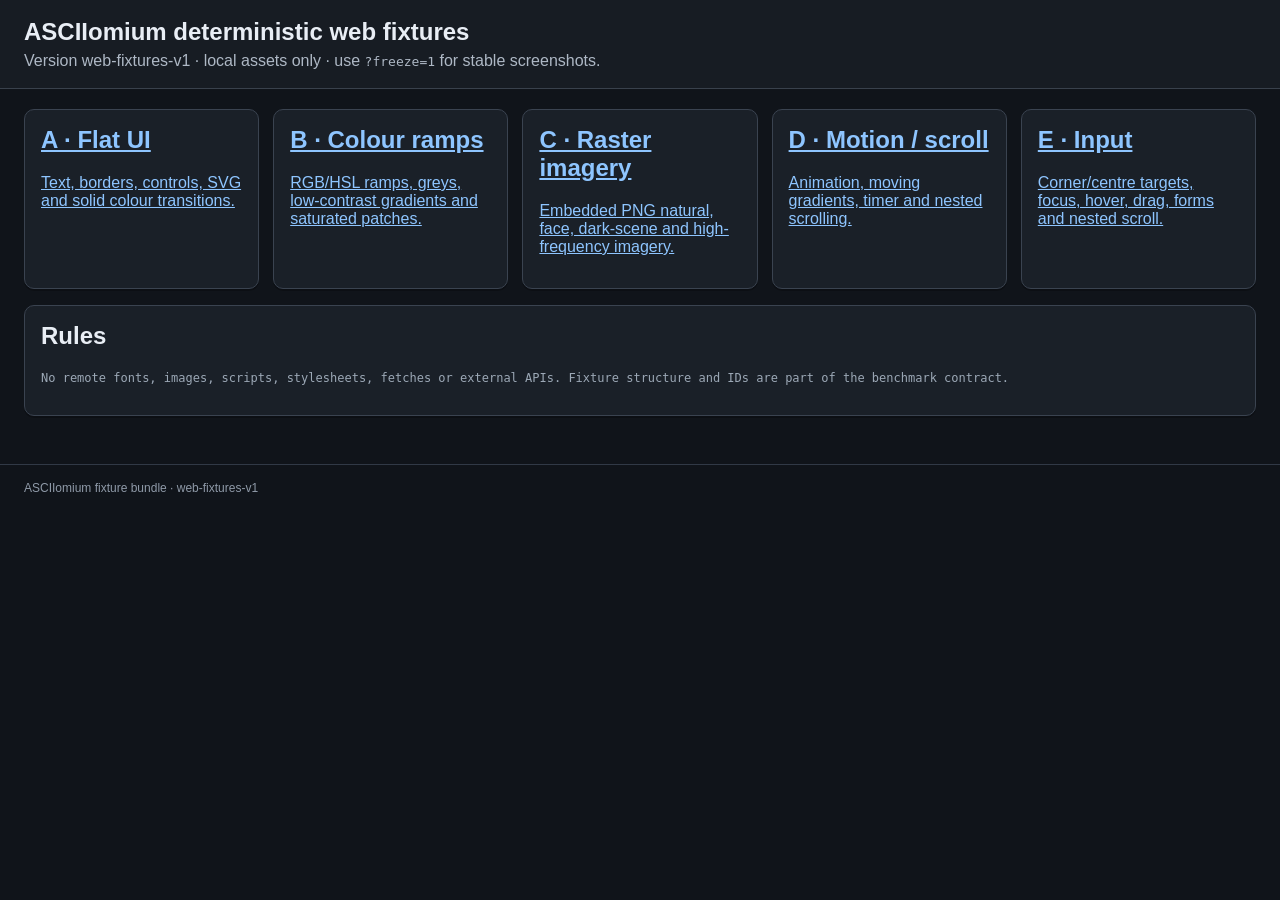
<file: fixtures/web/index.html>
<!doctype html>
<html lang="en"><head><meta charset="utf-8"><meta name="viewport" content="width=device-width,initial-scale=1"><title>ASCIIomium fixture index</title><link rel="stylesheet" href="common.css"><script defer src="common.js"></script></head>
<body data-fixture="index"><header><h1>ASCIIomium deterministic web fixtures</h1><p>Version web-fixtures-v1 · local assets only · use <code>?freeze=1</code> for stable screenshots.</p></header><main>
<div class="fixture-grid">
<a class="card" id="fixture-flat-link" data-fixture-link="flat-ui" href="flat-ui.html"><h2>A · Flat UI</h2><p>Text, borders, controls, SVG and solid colour transitions.</p></a>
<a class="card" id="fixture-ramp-link" data-fixture-link="colour-ramps" href="colour-ramps.html"><h2>B · Colour ramps</h2><p>RGB/HSL ramps, greys, low-contrast gradients and saturated patches.</p></a>
<a class="card" id="fixture-raster-link" data-fixture-link="raster-imagery" href="raster-imagery.html"><h2>C · Raster imagery</h2><p>Embedded PNG natural, face, dark-scene and high-frequency imagery.</p></a>
<a class="card" id="fixture-motion-link" data-fixture-link="motion-scroll" href="motion-scroll.html"><h2>D · Motion / scroll</h2><p>Animation, moving gradients, timer and nested scrolling.</p></a>
<a class="card" id="fixture-input-link" data-fixture-link="input-focus" href="input-focus.html"><h2>E · Input</h2><p>Corner/centre targets, focus, hover, drag, forms and nested scroll.</p></a>
</div>
<section class="card" style="margin-top:16px"><h2>Rules</h2><p class="meta">No remote fonts, images, scripts, stylesheets, fetches or external APIs. Fixture structure and IDs are part of the benchmark contract.</p></section>
</main><footer>ASCIIomium fixture bundle · web-fixtures-v1</footer></body></html>
</file>
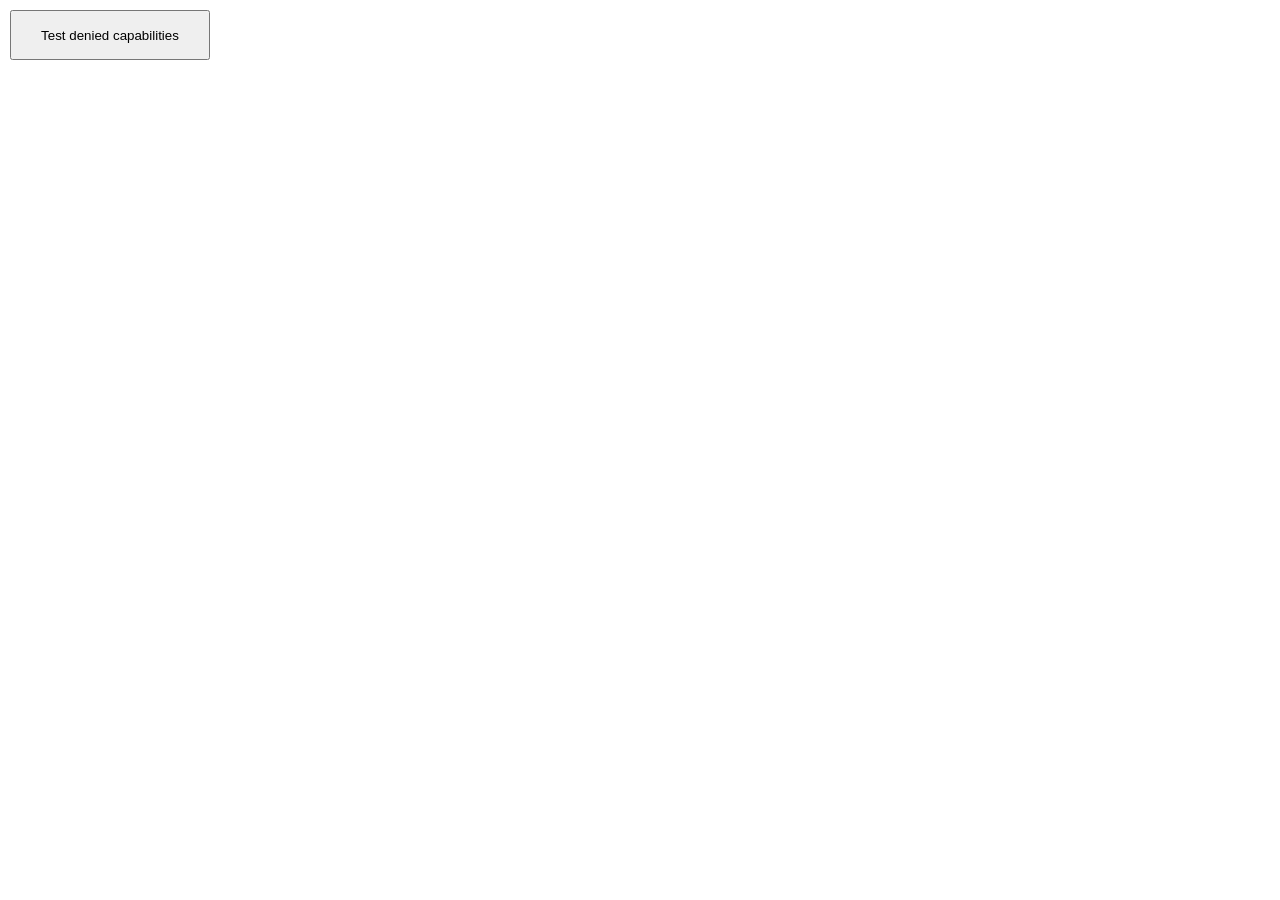
<file: fixtures/runtime/policies.html>
<!doctype html><meta charset="utf-8"><title>READY:policies</title>
<style>body{margin:0}button{position:absolute;left:10px;top:10px;width:200px;height:50px}</style>
<button id="probe">Test denied capabilities</button>
<script>
document.getElementById('probe').onclick = async () => {
  try {
    const popup = window.open('/popup', '_blank');
    const notification = Notification.requestPermission().then(x => x === 'denied');
    const geolocation = new Promise(resolve => navigator.geolocation.getCurrentPosition(
      () => resolve(false), error => resolve(error.code === 1), {timeout:5000}));
    const media = navigator.mediaDevices.getUserMedia({audio:true,video:true}).then(stream => {
      stream.getTracks().forEach(track => track.stop()); return false;
    }, error => error.name === 'NotAllowedError');
    const results = await Promise.all([notification, geolocation, media]);
    document.title = (popup === null && results.every(Boolean) ? 'PASS:' : 'FAIL:') + 'policies';
  } catch { document.title = 'FAIL:policies-exception'; }
};
</script>
</file>
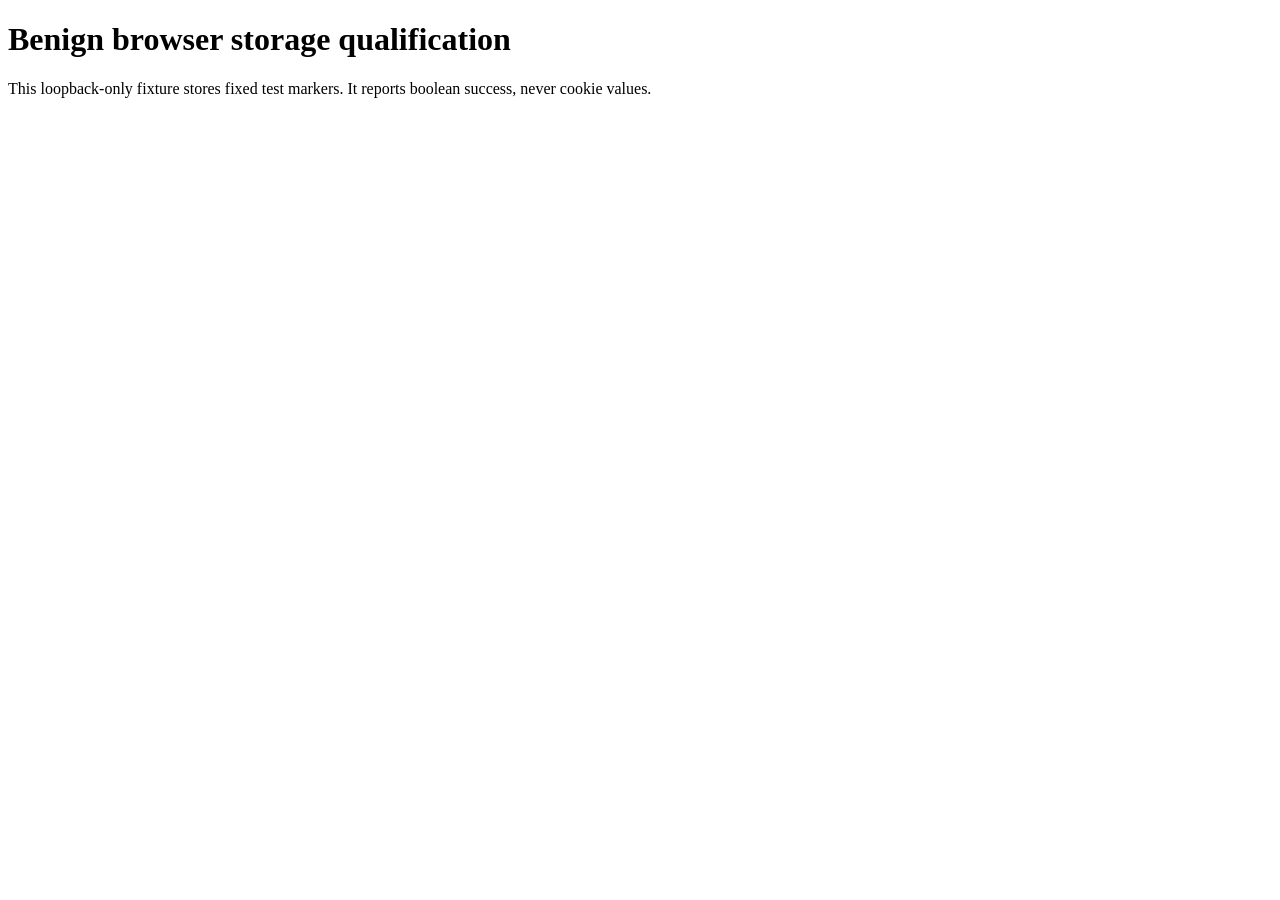
<file: fixtures/runtime/storage.html>
<!doctype html><meta charset="utf-8"><title>WAIT:storage</title>
<h1>Benign browser storage qualification</h1>
<p>This loopback-only fixture stores fixed test markers. It reports boolean success, never cookie values.</p>
<script>
(async () => {
  const mode = new URL(location.href).searchParams.get('mode');
  const value = 'asciiomium-benign-v1';
  const db = await new Promise((resolve, reject) => {
    const request = indexedDB.open('asciiomium-qualification', 1);
    request.onupgradeneeded = () => request.result.createObjectStore('markers');
    request.onsuccess = () => resolve(request.result);
    request.onerror = () => reject(request.error);
  });
  function stored(write) {
    return new Promise((resolve, reject) => {
      const transaction = db.transaction('markers', write ? 'readwrite' : 'readonly');
      const store = transaction.objectStore('markers');
      const request = write ? store.put(value, 'marker') : store.get('marker');
      let result;
      request.onsuccess = () => { result = request.result; };
      transaction.oncomplete = () => resolve(result);
      transaction.onerror = () => reject(transaction.error);
      transaction.onabort = () => reject(transaction.error);
    });
  }
  if (mode === 'write') {
    document.cookie = 'asciiomium_persistent=' + value + '; Max-Age=3600; Path=/; SameSite=Lax';
    document.cookie = 'asciiomium_session=' + value + '; Path=/; SameSite=Lax';
    localStorage.setItem('asciiomium-marker', value);
    await stored(true);
  }
  const cookies = new Map(document.cookie.split(';').map(x => x.trim().split('=')));
  const results = [cookies.get('asciiomium_persistent'), cookies.get('asciiomium_session'),
    localStorage.getItem('asciiomium-marker'), await stored(false)];
  const pass = mode === 'empty' ? results.every(x => x === undefined || x === null) : results.every(x => x === value);
  db.close();
  document.title = (pass ? 'PASS:' : 'FAIL:') + 'storage-' + mode;
})().catch(() => { document.title = 'FAIL:storage-exception'; });
</script>
</file>
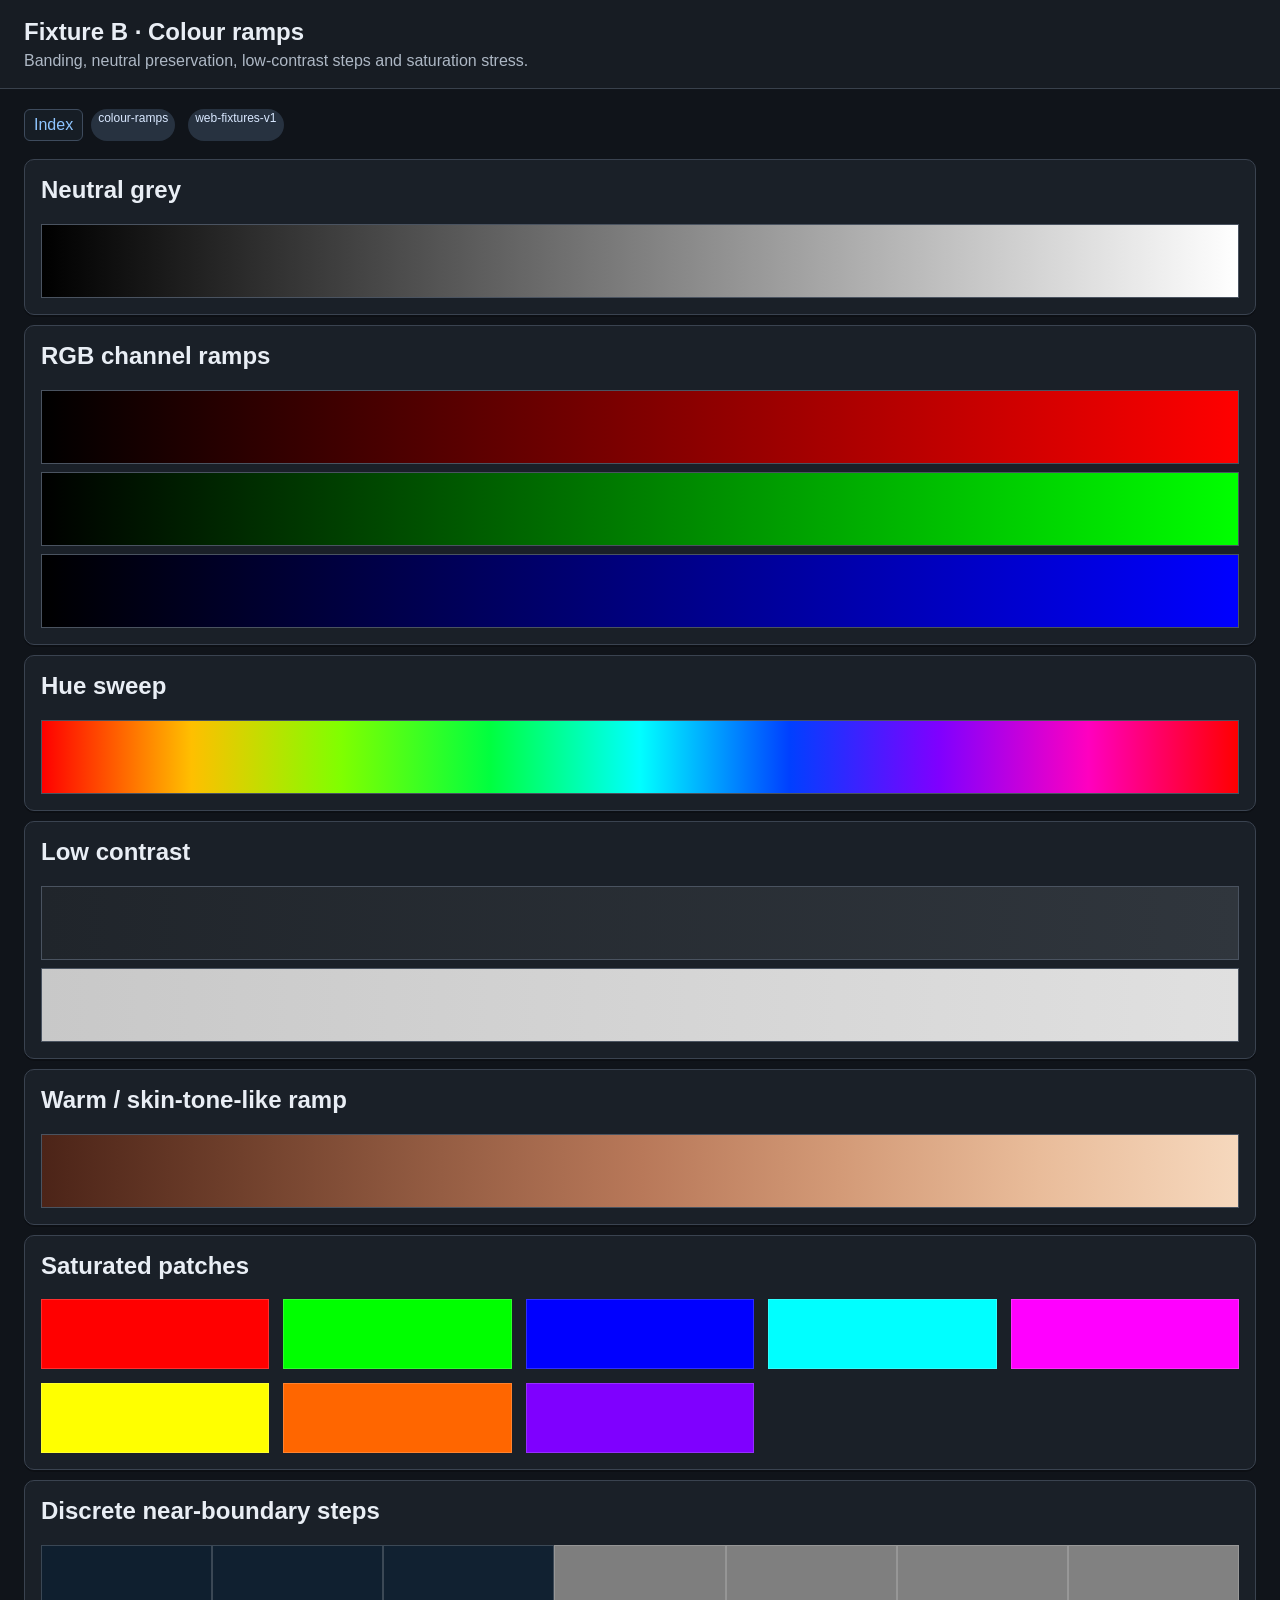
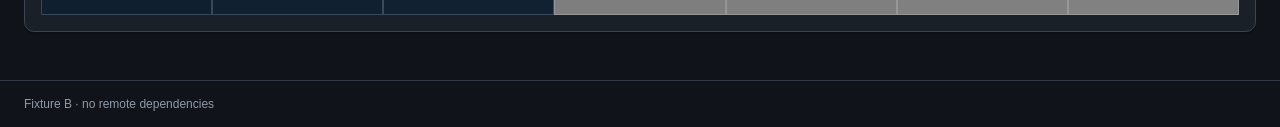
<file: fixtures/web/colour-ramps.html>
<!doctype html>
<html lang="en"><head><meta charset="utf-8"><meta name="viewport" content="width=device-width,initial-scale=1"><title>Fixture B · Colour ramps</title><link rel="stylesheet" href="common.css"><script defer src="common.js"></script></head>
<body data-fixture="colour-ramps"><header><h1>Fixture B · Colour ramps</h1><p>Banding, neutral preservation, low-contrast steps and saturation stress.</p></header><main>
<nav class="fixture-nav"><a href="index.html">Index</a><span class="badge">colour-ramps</span><span class="badge">web-fixtures-v1</span></nav>
<div class="stack">
<section class="card"><h2>Neutral grey</h2><div id="ramp-grey" data-ramp="grey" class="ramp" style="background:linear-gradient(90deg,#000,#fff)"></div></section>
<section class="card"><h2>RGB channel ramps</h2><div id="ramp-red" class="ramp" style="background:linear-gradient(90deg,#000,#f00)"></div><div id="ramp-green" class="ramp" style="background:linear-gradient(90deg,#000,#0f0);margin-top:8px"></div><div id="ramp-blue" class="ramp" style="background:linear-gradient(90deg,#000,#00f);margin-top:8px"></div></section>
<section class="card"><h2>Hue sweep</h2><div id="ramp-hue" data-ramp="hue" class="ramp" style="background:linear-gradient(90deg,hsl(0 100% 50%),hsl(45 100% 50%),hsl(90 100% 50%),hsl(135 100% 50%),hsl(180 100% 50%),hsl(225 100% 50%),hsl(270 100% 50%),hsl(315 100% 50%),hsl(360 100% 50%))"></div></section>
<section class="card"><h2>Low contrast</h2><div id="ramp-low-dark" class="ramp" style="background:linear-gradient(90deg,#20252b,#30363d)"></div><div id="ramp-low-light" class="ramp" style="background:linear-gradient(90deg,#c8c8c8,#e0e0e0);margin-top:8px"></div></section>
<section class="card"><h2>Warm / skin-tone-like ramp</h2><div id="ramp-warm" class="ramp" style="background:linear-gradient(90deg,#4c2418,#70402c,#955d43,#b87859,#d39a77,#e9bc9a,#f6d8bd)"></div></section>
<section class="card"><h2>Saturated patches</h2><div class="fixture-grid" id="saturated-patches"><div class="swatch" style="background:#ff0000"></div><div class="swatch" style="background:#00ff00"></div><div class="swatch" style="background:#0000ff"></div><div class="swatch" style="background:#00ffff"></div><div class="swatch" style="background:#ff00ff"></div><div class="swatch" style="background:#ffff00"></div><div class="swatch" style="background:#ff6600"></div><div class="swatch" style="background:#7f00ff"></div></div></section>
<section class="card"><h2>Discrete near-boundary steps</h2><div class="row" id="quant-boundaries" style="gap:0"><div class="swatch" style="flex:1;background:rgb(15,31,47)"></div><div class="swatch" style="flex:1;background:rgb(16,32,48)"></div><div class="swatch" style="flex:1;background:rgb(17,33,49)"></div><div class="swatch" style="flex:1;background:rgb(126,126,126)"></div><div class="swatch" style="flex:1;background:rgb(127,127,127)"></div><div class="swatch" style="flex:1;background:rgb(128,128,128)"></div><div class="swatch" style="flex:1;background:rgb(129,129,129)"></div></div></section>
</div></main><footer>Fixture B · no remote dependencies</footer></body></html>
</file>
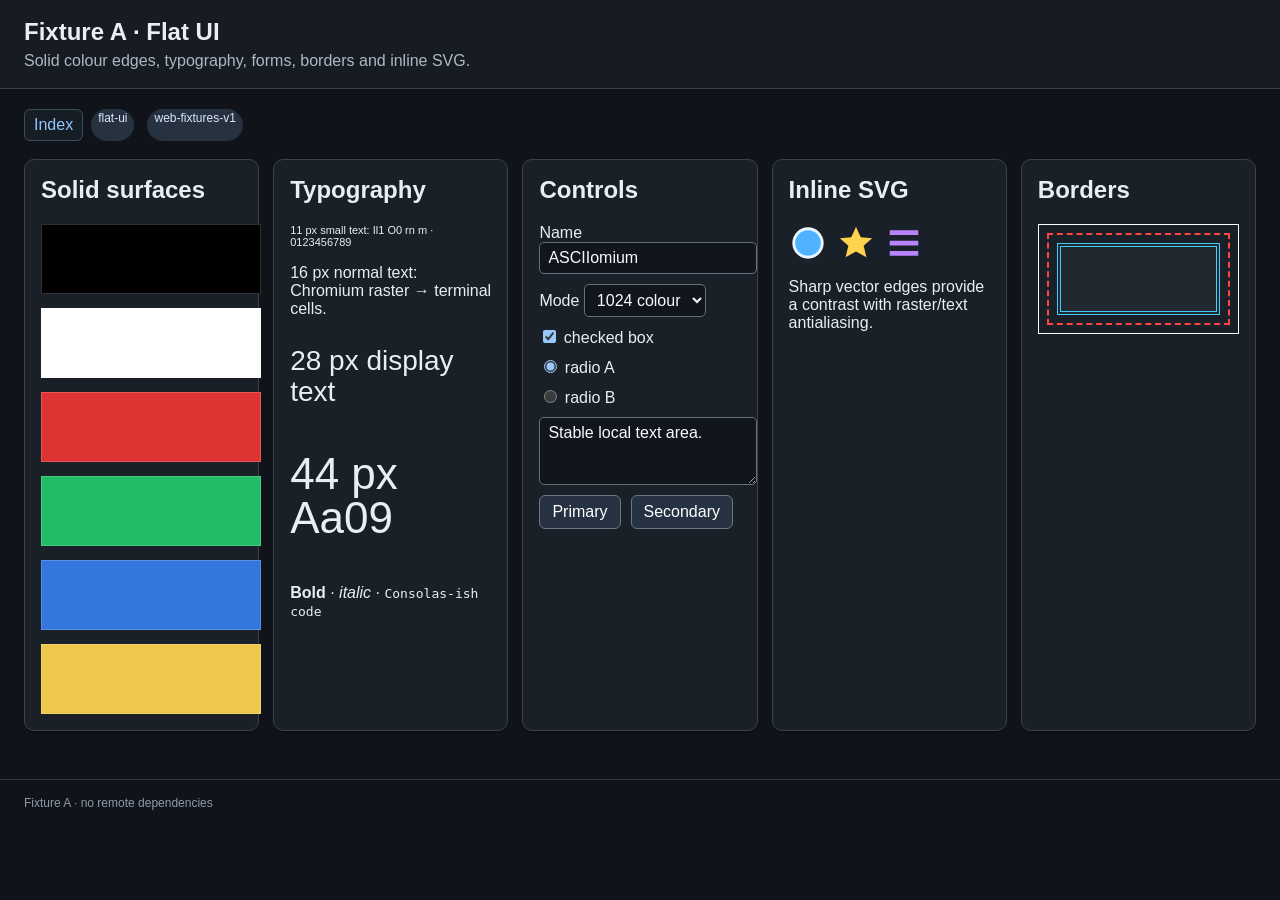
<file: fixtures/web/flat-ui.html>
<!doctype html>
<html lang="en"><head><meta charset="utf-8"><meta name="viewport" content="width=device-width,initial-scale=1"><title>Fixture A · Flat UI</title><link rel="stylesheet" href="common.css"><script defer src="common.js"></script></head>
<body data-fixture="flat-ui"><header><h1>Fixture A · Flat UI</h1><p>Solid colour edges, typography, forms, borders and inline SVG.</p></header><main>
<nav class="fixture-nav"><a href="index.html">Index</a><span class="badge">flat-ui</span><span class="badge">web-fixtures-v1</span></nav>
<div class="fixture-grid">
<section class="card" id="flat-colours"><h2>Solid surfaces</h2><div class="fixture-grid"><div class="swatch" style="background:#000"></div><div class="swatch" style="background:#fff"></div><div class="swatch" style="background:#d33"></div><div class="swatch" style="background:#2b6"></div><div class="swatch" style="background:#37d"></div><div class="swatch" style="background:#edc84b"></div></div></section>
<section class="card" id="flat-type"><h2>Typography</h2><p class="small">11 px small text: Il1 O0 rn m · 0123456789</p><p class="medium">16 px normal text: Chromium raster → terminal cells.</p><p class="large">28 px display text</p><p class="huge">44 px Aa09</p><p><strong>Bold</strong> · <em>italic</em> · <code>Consolas-ish code</code></p></section>
<section class="card" id="flat-controls"><h2>Controls</h2><div class="stack"><label>Name <input id="flat-name" data-target-id="flat-name" value="ASCIIomium"></label><label>Mode <select id="flat-select" data-target-id="flat-select"><option>1024 colour</option><option>256 colour</option><option>true colour</option></select></label><label><input id="flat-check" data-target-id="flat-check" type="checkbox" checked> checked box</label><label><input type="radio" name="r" checked> radio A</label><label><input type="radio" name="r"> radio B</label><textarea id="flat-textarea" rows="3">Stable local text area.</textarea><div class="row"><button id="flat-primary">Primary</button><button id="flat-secondary">Secondary</button></div></div></section>
<section class="card icon-row" id="flat-svg"><h2>Inline SVG</h2><svg viewBox="0 0 40 40" aria-label="circle icon"><circle cx="20" cy="20" r="15" fill="#4fb3ff" stroke="#eaf6ff" stroke-width="3"/></svg><svg viewBox="0 0 40 40" aria-label="star icon"><path d="M20 3l5 11 12 1-9 8 3 12-11-6-11 6 3-12-9-8 12-1z" fill="#ffd34e"/></svg><svg viewBox="0 0 40 40" aria-label="lines icon"><path d="M5 9h30M5 20h30M5 31h30" stroke="#b982ff" stroke-width="5"/></svg><p>Sharp vector edges provide a contrast with raster/text antialiasing.</p></section>
<section class="card" id="flat-borders"><h2>Borders</h2><div style="height:110px;border:1px solid #fff;padding:8px"><div style="height:100%;border:2px dashed #f44;padding:8px"><div style="height:100%;border:4px double #4cf;background:#202830"></div></div></div></section>
</div></main><footer>Fixture A · no remote dependencies</footer></body></html>
</file>
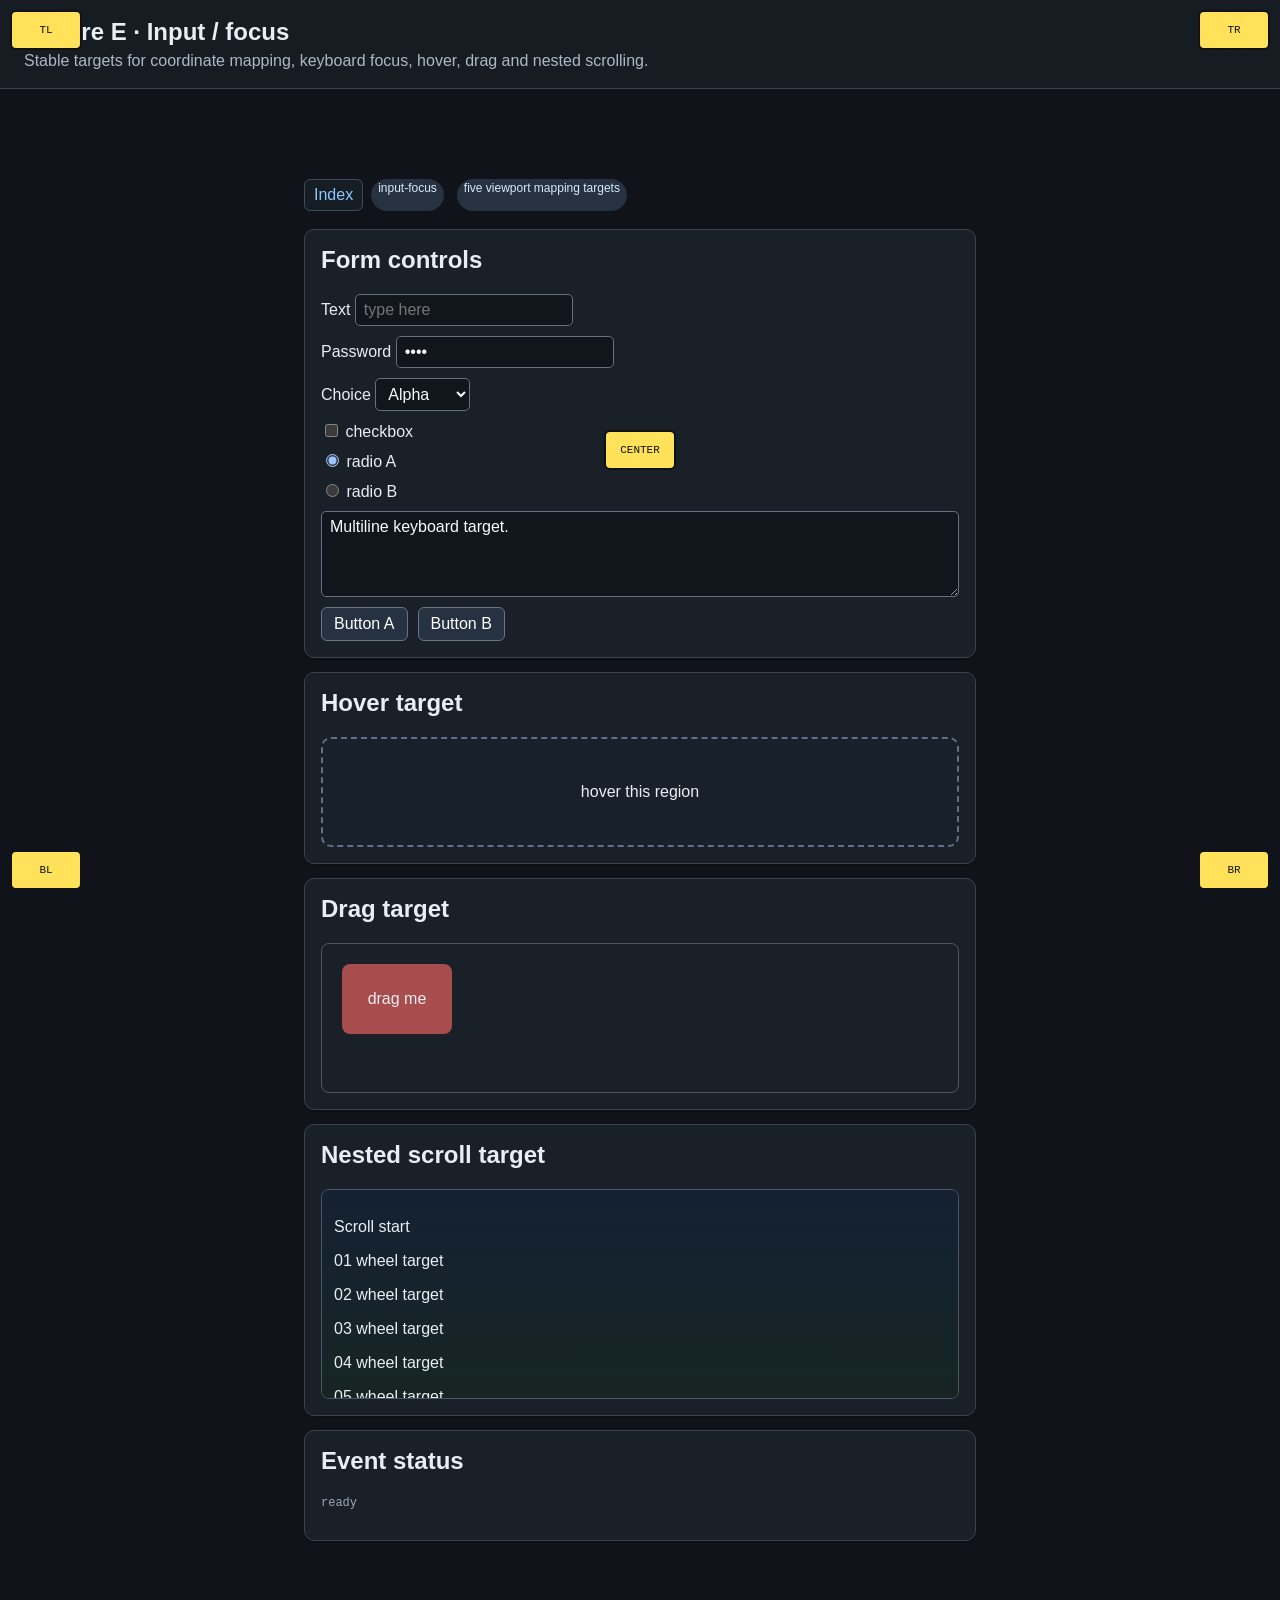
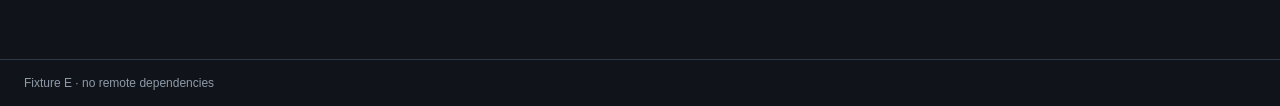
<file: fixtures/web/input-focus.html>
<!doctype html>
<html lang="en"><head><meta charset="utf-8"><meta name="viewport" content="width=device-width,initial-scale=1"><title>Fixture E · Input</title><link rel="stylesheet" href="common.css"><script defer src="common.js"></script></head>
<body data-fixture="input-focus">
<button class="mapping-target" id="target-tl" data-target-id="corner-top-left" data-map-x="0" data-map-y="0">TL</button>
<button class="mapping-target" id="target-tr" data-target-id="corner-top-right" data-map-x="1" data-map-y="0">TR</button>
<button class="mapping-target" id="target-center" data-target-id="center" data-map-x="0.5" data-map-y="0.5">CENTER</button>
<button class="mapping-target" id="target-bl" data-target-id="corner-bottom-left" data-map-x="0" data-map-y="1">BL</button>
<button class="mapping-target" id="target-br" data-target-id="corner-bottom-right" data-map-x="1" data-map-y="1">BR</button>
<header><h1>Fixture E · Input / focus</h1><p>Stable targets for coordinate mapping, keyboard focus, hover, drag and nested scrolling.</p></header><main class="input-panel">
<nav class="fixture-nav"><a href="index.html">Index</a><span class="badge">input-focus</span><span class="badge">five viewport mapping targets</span></nav>
<section class="card"><h2>Form controls</h2><div class="stack"><label>Text <input id="input-text" data-target-id="text-entry" value="" placeholder="type here"></label><label>Password <input id="input-password" data-target-id="password-entry" type="password" value="1234"></label><label>Choice <select id="input-select" data-target-id="select"><option>Alpha</option><option>Beta</option><option>Gamma</option></select></label><label><input id="input-checkbox" data-target-id="checkbox" type="checkbox"> checkbox</label><label><input id="input-radio-a" data-target-id="radio-a" type="radio" name="radio" checked> radio A</label><label><input id="input-radio-b" data-target-id="radio-b" type="radio" name="radio"> radio B</label><textarea id="input-textarea" data-target-id="textarea" rows="4">Multiline keyboard target.</textarea><div class="row"><button id="input-button-a" data-target-id="button-a">Button A</button><button id="input-button-b" data-target-id="button-b">Button B</button></div></div></section>
<section class="card" style="margin-top:14px"><h2>Hover target</h2><div id="hover-pad" data-target-id="hover-pad" class="hover-pad">hover this region</div></section>
<section class="card" style="margin-top:14px"><h2>Drag target</h2><div id="drag-zone" style="height:150px;border:1px solid #4d5865;border-radius:8px;padding:20px"><div id="drag-pad" data-target-id="drag-pad" class="drag-pad" draggable="true">drag me</div></div></section>
<section class="card" style="margin-top:14px"><h2>Nested scroll target</h2><div id="input-scrollbox" data-target-id="nested-scroll" data-scroll-region="nested" class="scroll-box"><div class="scroll-content"><p id="scroll-start">Scroll start</p><p>01 wheel target</p><p>02 wheel target</p><p>03 wheel target</p><p>04 wheel target</p><p>05 wheel target</p><p>06 wheel target</p><p>07 wheel target</p><p>08 wheel target</p><p>09 wheel target</p><p>10 wheel target</p><p>11 wheel target</p><p>12 wheel target</p><p>13 wheel target</p><p>14 wheel target</p><p>15 wheel target</p><p id="scroll-end">Scroll end</p></div></div></section>
<section class="card" style="margin-top:14px"><h2>Event status</h2><pre id="event-status" data-target-id="event-status" class="meta">ready</pre></section>
</main><footer>Fixture E · no remote dependencies</footer>
<script>
addEventListener('DOMContentLoaded',()=>{
  const status=document.getElementById('event-status');
  const text=document.getElementById('input-text');
  const scrollbox=document.getElementById('input-scrollbox');
  const state={
    seq:0,readySeq:0,hostReadySeq:0,focusSeq:0,keydownSeq:0,keyupSeq:0,
    inputSeq:0,pointerSeq:0,clickSeq:0,wheelSeq:0,scrollSeq:0,
    nestedScrollSeq:0,hostCompleteSeq:0,clickTarget:'',wheelTarget:'',
    events:[]
  };
  const safe=(value)=>String(value??'').replace(/[^A-Za-z0-9_.-]/g,'_');
  const eventTarget=(event)=>safe(
    event.target?.dataset?.targetId||event.target?.id||event.target?.tagName||'unknown');
  const hex=(value)=>Array.from(new TextEncoder().encode(String(value)),
    byte=>byte.toString(16).padStart(2,'0')).join('');
  const report=()=>console.warn([
    'ASCIIOMIUM_FIXTURE_V1',
    'seq='+state.seq,
    'ready_seq='+state.readySeq,
    'host_ready_seq='+state.hostReadySeq,
    'focus_seq='+state.focusSeq,
    'keydown_seq='+state.keydownSeq,
    'keyup_seq='+state.keyupSeq,
    'input_seq='+state.inputSeq,
    'pointer_seq='+state.pointerSeq,
    'click_seq='+state.clickSeq,
    'wheel_seq='+state.wheelSeq,
    'scroll_seq='+state.scrollSeq,
    'nested_scroll_seq='+state.nestedScrollSeq,
    'host_complete_seq='+state.hostCompleteSeq,
    'scroll_y='+Math.max(0,Math.trunc(scrollY)),
    'nested_scroll_top='+Math.max(0,Math.trunc(scrollbox.scrollTop)),
    'active='+safe(document.activeElement?.id||''),
    'input_hex='+hex(text.value),
    'click_target='+state.clickTarget,
    'wheel_target='+state.wheelTarget,
    'events='+state.events.join(',')
  ].join('|'));
  const record=(kind,target)=>{
    const id=safe(target);
    const seq=++state.seq;
    if(kind==='ready')state.readySeq=seq;
    if(kind==='host-ready')state.hostReadySeq=seq;
    if(kind==='focusin'&&id==='text-entry')state.focusSeq=seq;
    if(kind==='keydown'&&id==='text-entry')state.keydownSeq=seq;
    if(kind==='keyup'&&id==='text-entry')state.keyupSeq=seq;
    if(kind==='input'&&id==='text-entry')state.inputSeq=seq;
    if(kind.startsWith('pointer'))state.pointerSeq=seq;
    if(kind==='click'){state.clickSeq=seq;state.clickTarget=id;}
    if(kind==='wheel'){state.wheelSeq=seq;state.wheelTarget=id;}
    if(kind==='scroll')state.scrollSeq=seq;
    if(kind==='nested-scroll')state.nestedScrollSeq=seq;
    if(kind==='host-complete')state.hostCompleteSeq=seq;
    state.events.push(seq+':'+kind+':'+id);
    if(state.events.length>64)state.events.shift();
    report();
  };
  window.ASCIIOMIUM_FIXTURE={
    snapshot:report,
    ack:(phase)=>{
      if(phase==='ready')record('host-ready','host');
      if(phase==='complete')record('host-complete','host');
    }
  };
  const show=(event)=>{
    const id=eventTarget(event);
    status.textContent=event.type+' '+id;
    record(event.type,id);
  };
  for(const type of ['click','focusin','input','change','keydown','keyup',
                      'pointerover','pointerdown','pointerup','wheel']){
    document.addEventListener(type,show,true);
  }
  addEventListener('scroll',()=>record('scroll','window'),{passive:true});
  scrollbox.addEventListener('scroll',()=>record('nested-scroll','nested-scroll'),
                             {passive:true});
  const pad=document.getElementById('drag-pad');
  pad.addEventListener('dragstart',()=>pad.classList.add('dragging'));
  pad.addEventListener('dragend',()=>pad.classList.remove('dragging'));
  record('ready','fixture');
});
</script></body></html>
</file>
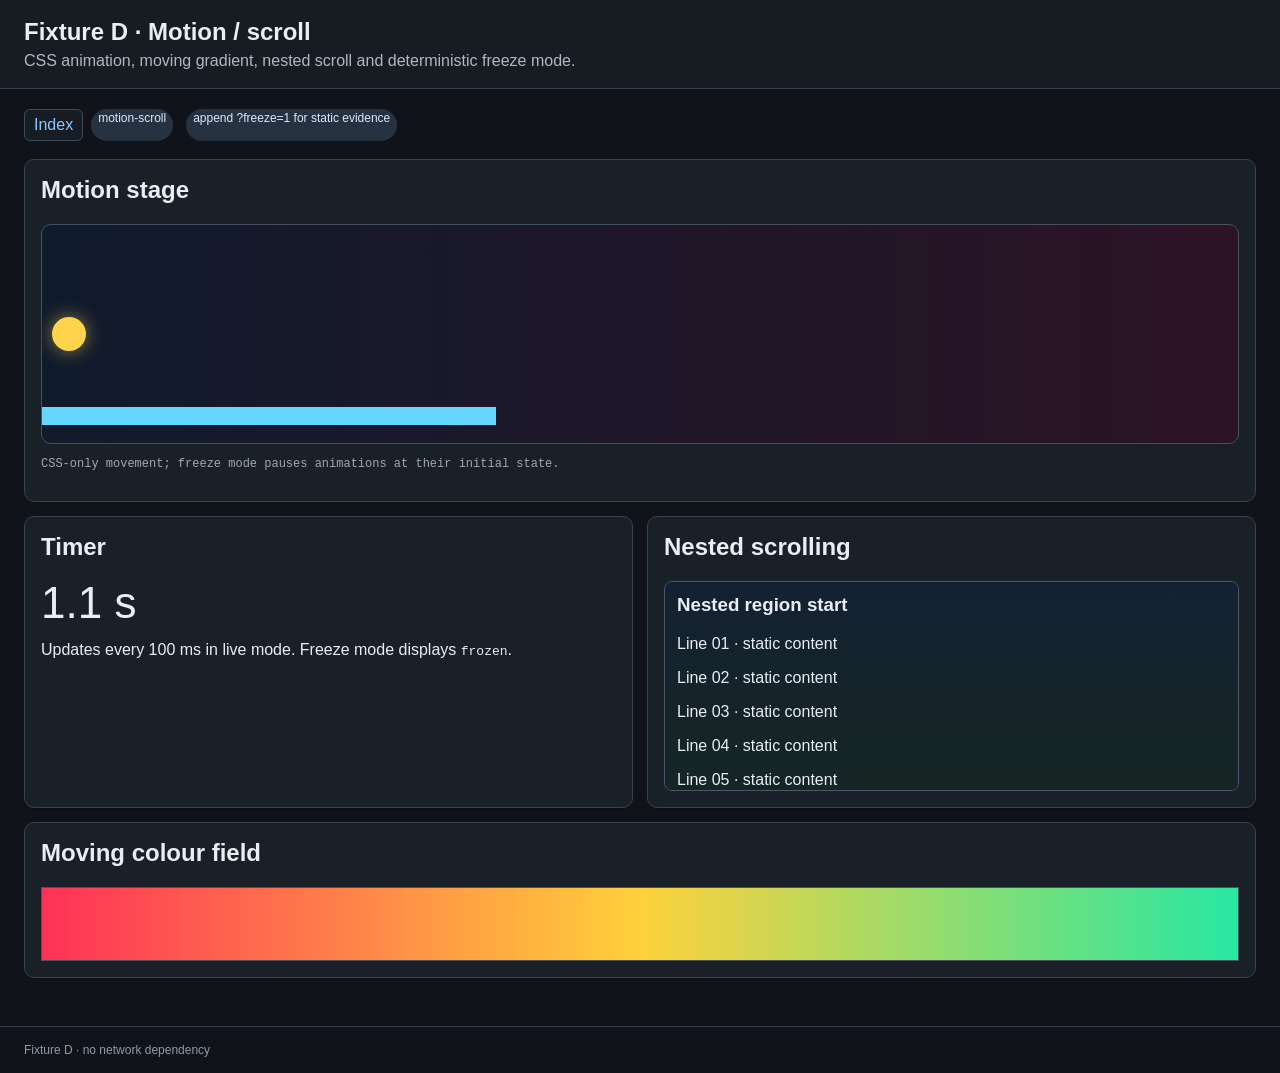
<file: fixtures/web/motion-scroll.html>
<!doctype html>
<html lang="en"><head><meta charset="utf-8"><meta name="viewport" content="width=device-width,initial-scale=1"><title>Fixture D · Motion and scroll</title><link rel="stylesheet" href="common.css"><script defer src="common.js"></script></head>
<body data-fixture="motion-scroll"><header><h1>Fixture D · Motion / scroll</h1><p>CSS animation, moving gradient, nested scroll and deterministic freeze mode.</p></header><main>
<nav class="fixture-nav"><a href="index.html">Index</a><span class="badge">motion-scroll</span><span class="badge">append ?freeze=1 for static evidence</span></nav>
<section class="card"><h2>Motion stage</h2><div id="motion-stage" data-motion-region="primary" class="motion-stage"><div class="motion-dot" id="motion-dot"></div><div class="motion-bar" id="motion-bar"></div></div><p class="meta">CSS-only movement; freeze mode pauses animations at their initial state.</p></section>
<div class="fixture-grid" style="margin-top:14px">
<section class="card"><h2>Timer</h2><div id="motion-timer" data-target-id="motion-timer" class="huge">0.0 s</div><p>Updates every 100 ms in live mode. Freeze mode displays <code>frozen</code>.</p></section>
<section class="card"><h2>Nested scrolling</h2><div id="motion-scrollbox" data-scroll-region="nested" class="scroll-box"><div class="scroll-content"><h3>Nested region start</h3><p>Line 01 · static content</p><p>Line 02 · static content</p><p>Line 03 · static content</p><p>Line 04 · static content</p><p>Line 05 · static content</p><p>Line 06 · static content</p><p>Line 07 · static content</p><p>Line 08 · static content</p><p>Line 09 · static content</p><p>Line 10 · static content</p><p>Line 11 · static content</p><p>Line 12 · static content</p><p>Line 13 · static content</p><p>Line 14 · static content</p><p>Line 15 · static content</p><h3 id="motion-scroll-end">Nested region end</h3></div></div></section>
</div>
<section class="card" style="margin-top:14px"><h2>Moving colour field</h2><div id="moving-gradient" class="ramp" style="background:linear-gradient(90deg,#ff3158,#ffd13b,#28e7a2,#27a9ff,#9a55ff,#ff31bb);background-size:250% 100%;animation:bgShift 3.2s linear infinite"></div></section>
</main><footer>Fixture D · no network dependency</footer>
<script>
addEventListener('DOMContentLoaded',()=>{const el=document.getElementById('motion-timer');if(window.ASCIIOMIUM_FIXTURE_FROZEN){el.textContent='frozen';return;}const start=performance.now();setInterval(()=>{el.textContent=((performance.now()-start)/1000).toFixed(1)+' s';},100);});
</script></body></html>
</file>
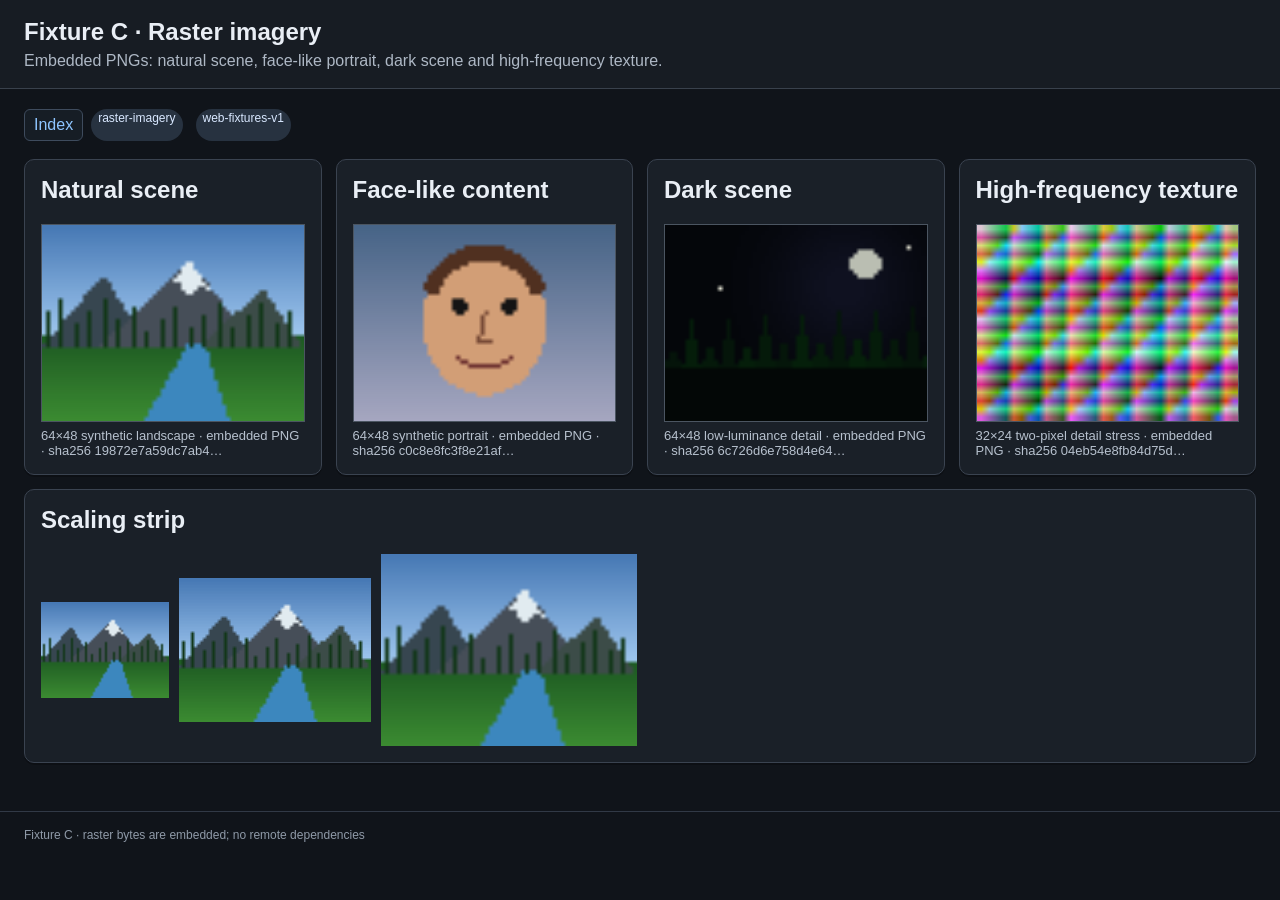
<file: fixtures/web/raster-imagery.html>
<!doctype html>
<html lang="en"><head><meta charset="utf-8"><meta name="viewport" content="width=device-width,initial-scale=1"><title>Fixture C · Raster imagery</title><link rel="stylesheet" href="common.css"><script defer src="common.js"></script></head>
<body data-fixture="raster-imagery"><header><h1>Fixture C · Raster imagery</h1><p>Embedded PNGs: natural scene, face-like portrait, dark scene and high-frequency texture.</p></header><main>
<nav class="fixture-nav"><a href="index.html">Index</a><span class="badge">raster-imagery</span><span class="badge">web-fixtures-v1</span></nav>
<div class="fixture-grid">
<figure class="card"><h2>Natural scene</h2><img id="raster-natural" class="pixel-test" alt="synthetic mountain and river landscape" src="[data-uri]"><figcaption>64×48 synthetic landscape · embedded PNG · sha256 19872e7a59dc7ab4…</figcaption></figure>
<figure class="card"><h2>Face-like content</h2><img id="raster-face" class="pixel-test" alt="synthetic portrait" src="[data-uri]"><figcaption>64×48 synthetic portrait · embedded PNG · sha256 c0c8e8fc3f8e21af…</figcaption></figure>
<figure class="card"><h2>Dark scene</h2><img id="raster-dark" class="pixel-test" alt="synthetic moonlit dark scene" src="[data-uri]"><figcaption>64×48 low-luminance detail · embedded PNG · sha256 6c726d6e758d4e64…</figcaption></figure>
<figure class="card"><h2>High-frequency texture</h2><img id="raster-texture" class="pixel-test" alt="synthetic high-frequency colour texture" src="[data-uri]"><figcaption>32×24 two-pixel detail stress · embedded PNG · sha256 04eb54e8fb84d75d…</figcaption></figure>
</div>
<section class="card" style="margin-top:14px"><h2>Scaling strip</h2><div class="row"><img src="[data-uri]" alt="" width="128" height="96"><img src="[data-uri]" alt="" width="192" height="144"><img src="[data-uri]" alt="" width="256" height="192"></div></section>
</main><footer>Fixture C · raster bytes are embedded; no remote dependencies</footer></body></html>
</file>
<file: fixtures/web/common.css>
html { color-scheme: dark; background:#0b0d10; }
* { box-sizing:border-box; }
body { margin:0; min-height:100vh; font-family:Segoe UI,Arial,sans-serif; background:#10141a; color:#e9eef5; }
a { color:#8ec5ff; }
header { padding:18px 24px; border-bottom:1px solid #39414c; background:#171c23; }
header h1 { margin:0 0 6px; font-size:24px; }
header p { margin:0; color:#aeb8c5; }
main { padding:20px 24px 48px; }
.fixture-grid { display:grid; grid-template-columns:repeat(auto-fit,minmax(220px,1fr)); gap:14px; }
.card { padding:16px; border:1px solid #3a4350; border-radius:10px; background:#1a2028; box-shadow:0 2px 0 rgba(0,0,0,.25); }
.card h2,.card h3 { margin-top:0; }
.meta { font:12px/1.45 Consolas,monospace; color:#9ca8b6; }
.badge { display:inline-block; padding:2px 7px; margin-right:5px; border-radius:999px; background:#273240; color:#d9e8ff; font-size:12px; }
.row { display:flex; flex-wrap:wrap; gap:10px; align-items:center; }
.stack { display:grid; gap:10px; }
button,input,select,textarea { font:inherit; }
button { border:1px solid #6a7482; border-radius:6px; padding:7px 12px; background:#263241; color:#fff; }
button:hover { background:#33465a; }
button:focus-visible,input:focus-visible,select:focus-visible,textarea:focus-visible { outline:3px solid #ffd34e; outline-offset:2px; }
input,select,textarea { border:1px solid #657080; border-radius:5px; padding:6px 8px; background:#11161c; color:#f7fbff; }
fieldset { border:1px solid #485362; border-radius:8px; padding:12px; }
legend { padding:0 6px; color:#c9d7e8; }
.fixture-nav { display:flex; flex-wrap:wrap; gap:8px; margin:0 0 18px; }
.fixture-nav a { padding:6px 9px; border:1px solid #3e4b5d; border-radius:6px; text-decoration:none; background:#161d25; }
.swatch { min-height:70px; border:1px solid rgba(255,255,255,.18); }
.ramp { height:74px; border:1px solid #4a5360; }
.small { font-size:11px; }
.medium { font-size:16px; }
.large { font-size:28px; line-height:1.1; }
.huge { font-size:44px; line-height:1; }
.icon-row svg { width:38px; height:38px; margin-right:10px; vertical-align:middle; }
figure { margin:0; }
figcaption { margin-top:6px; color:#b7c1ce; font-size:13px; }
img.pixel-test { display:block; width:100%; max-width:384px; image-rendering:auto; border:1px solid #4b5561; }
.scroll-box { height:210px; overflow:auto; border:1px solid #4b5666; border-radius:8px; background:#0e1318; }
.scroll-content { min-height:720px; padding:12px; background:linear-gradient(#142133,#17271d 40%,#27171f 75%,#16151f); }
.mapping-target { position:fixed; z-index:20; width:72px; min-height:40px; padding:5px; font:11px Consolas,monospace; background:#ffe25a; color:#111; border:2px solid #111; }
#target-tl { top:10px; left:10px; }
#target-tr { top:10px; right:10px; }
#target-bl { bottom:10px; left:10px; }
#target-br { bottom:10px; right:10px; }
#target-center { top:50%; left:50%; transform:translate(-50%,-50%); }
.input-panel { max-width:720px; margin:70px auto; }
.hover-pad { height:110px; display:grid; place-items:center; border:2px dashed #5f7188; border-radius:10px; background:#18212a; transition:.15s; }
.hover-pad:hover { background:#29435c; border-color:#9acbff; }
.drag-pad { width:110px; height:70px; display:grid; place-items:center; border-radius:8px; background:#a84d4d; user-select:none; cursor:grab; }
.drag-pad.dragging { background:#49a86b; cursor:grabbing; }
.motion-stage { position:relative; height:220px; overflow:hidden; border:1px solid #46515f; border-radius:10px; background:linear-gradient(90deg,#101b2c,#2c1326,#102a23); background-size:200% 100%; animation:bgShift 4s linear infinite; }
.motion-dot { position:absolute; width:34px; height:34px; border-radius:50%; top:92px; left:10px; background:#ffd44c; box-shadow:0 0 18px #ffd44c88; animation:travel 2.8s ease-in-out infinite alternate; }
.motion-bar { position:absolute; bottom:18px; left:0; width:38%; height:18px; background:#65d6ff; animation:bar 1.7s ease-in-out infinite alternate; }
@keyframes travel { to { left:calc(100% - 44px); transform:rotate(360deg); } }
@keyframes bgShift { to { background-position:200% 0; } }
@keyframes bar { to { width:92%; } }
html[data-freeze="true"] * { animation-play-state:paused !important; transition:none !important; }
.checker { background-image:linear-gradient(45deg,#222 25%,transparent 25%),linear-gradient(-45deg,#222 25%,transparent 25%),linear-gradient(45deg,transparent 75%,#222 75%),linear-gradient(-45deg,transparent 75%,#222 75%); background-size:16px 16px; background-position:0 0,0 8px,8px -8px,-8px 0; }
footer { padding:16px 24px; color:#8f9aa8; border-top:1px solid #313946; font-size:12px; }
</file>
